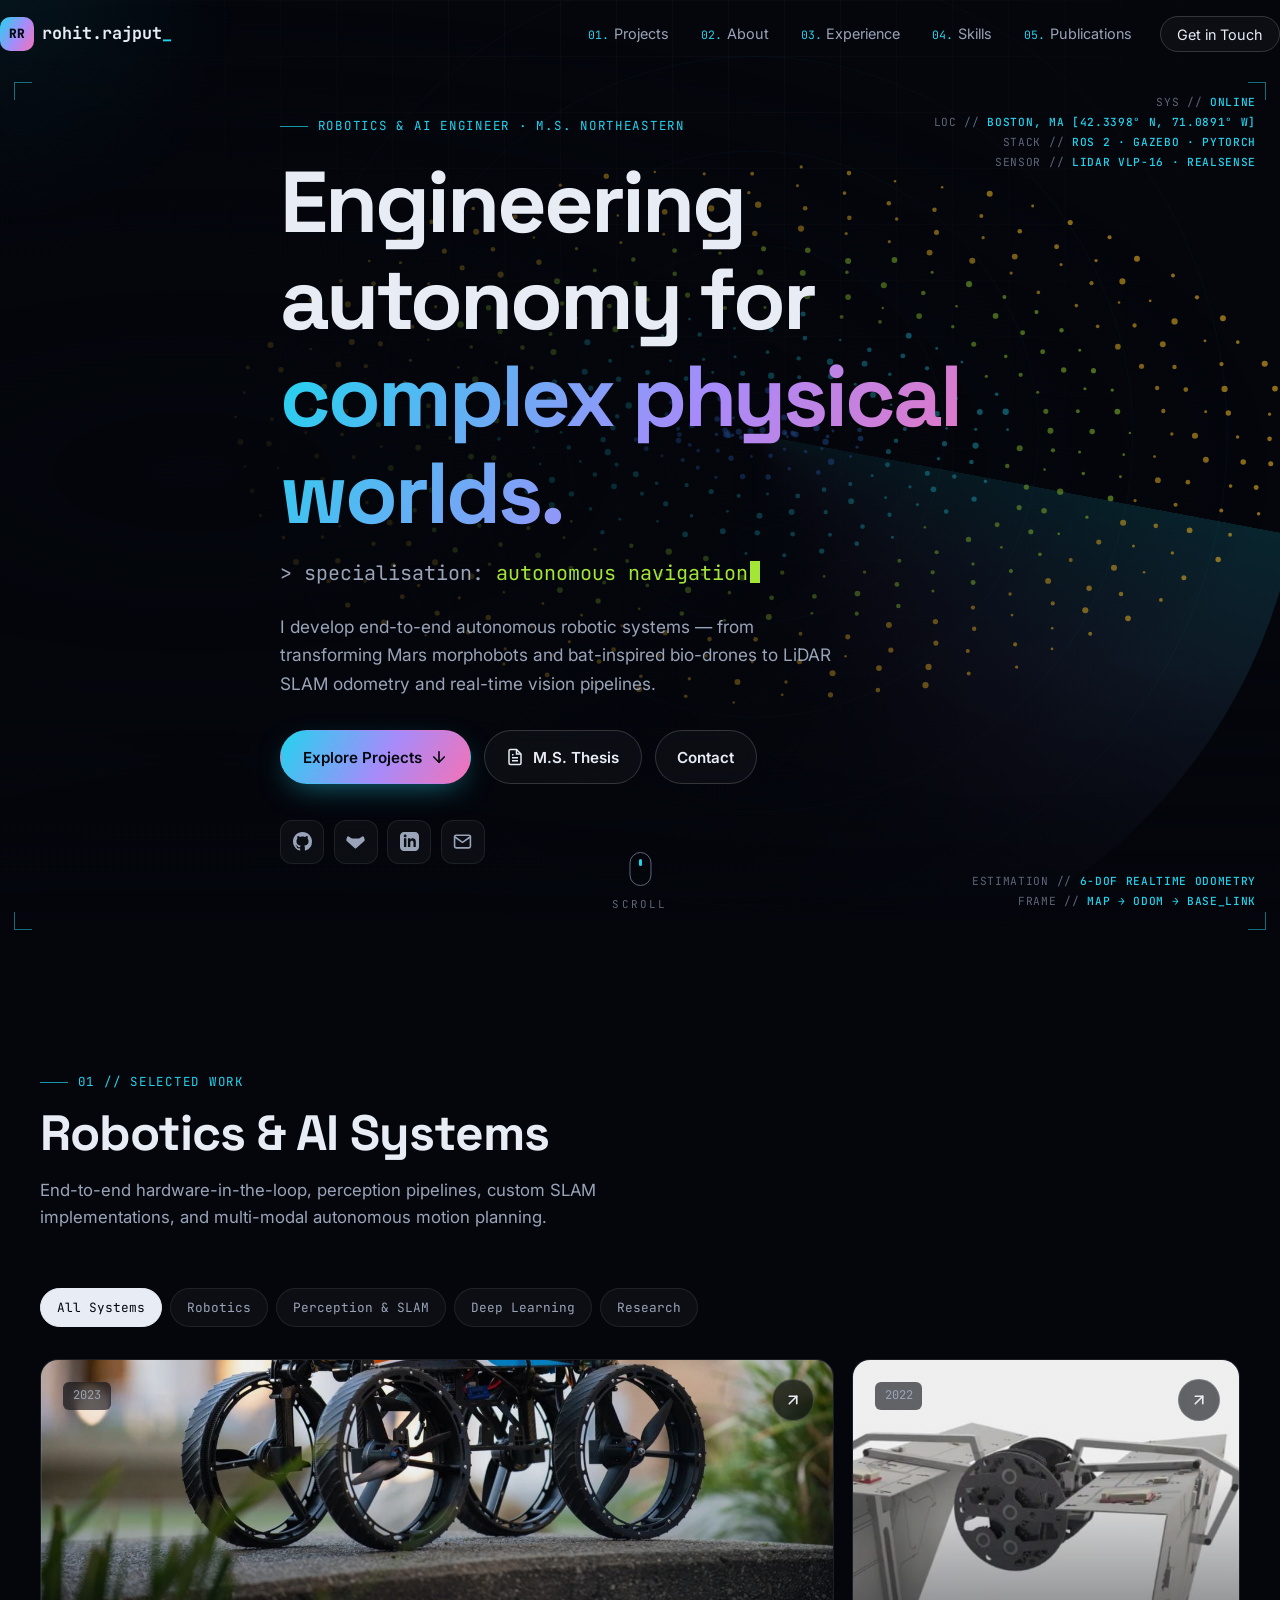
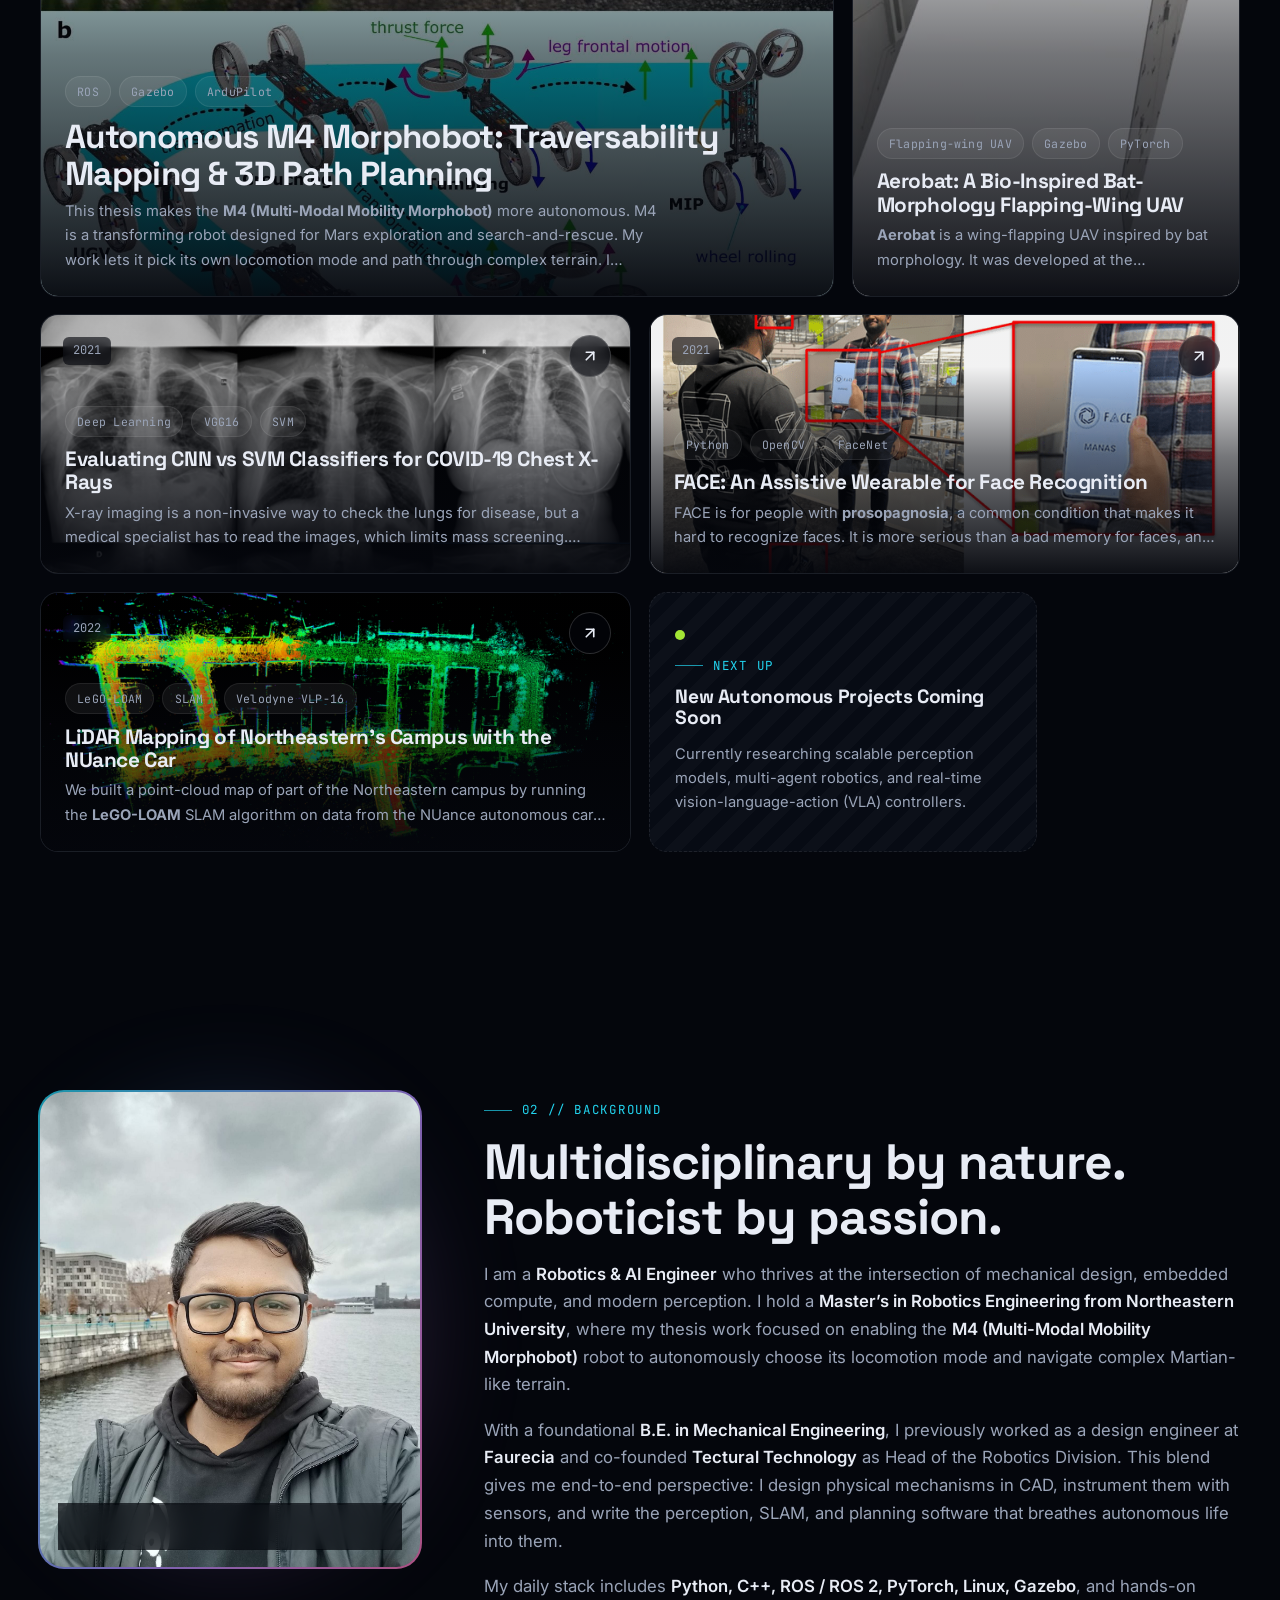
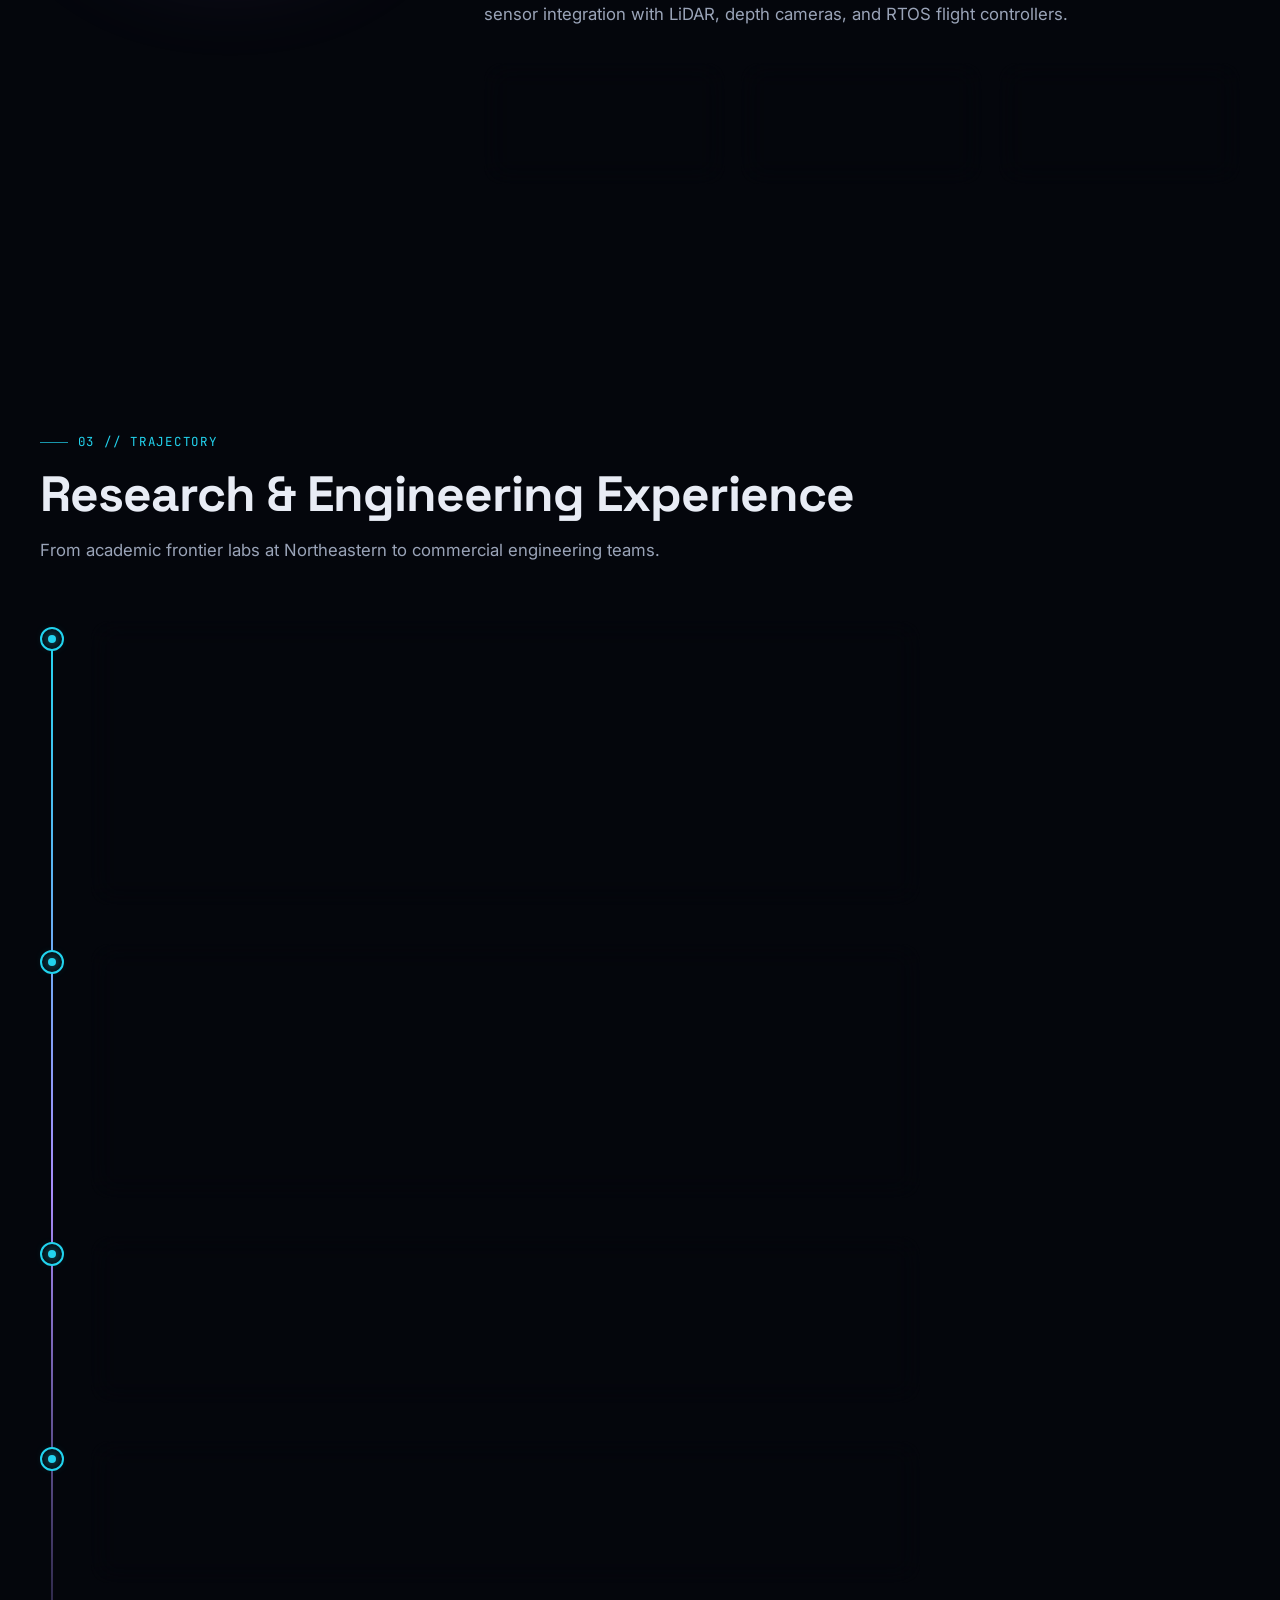
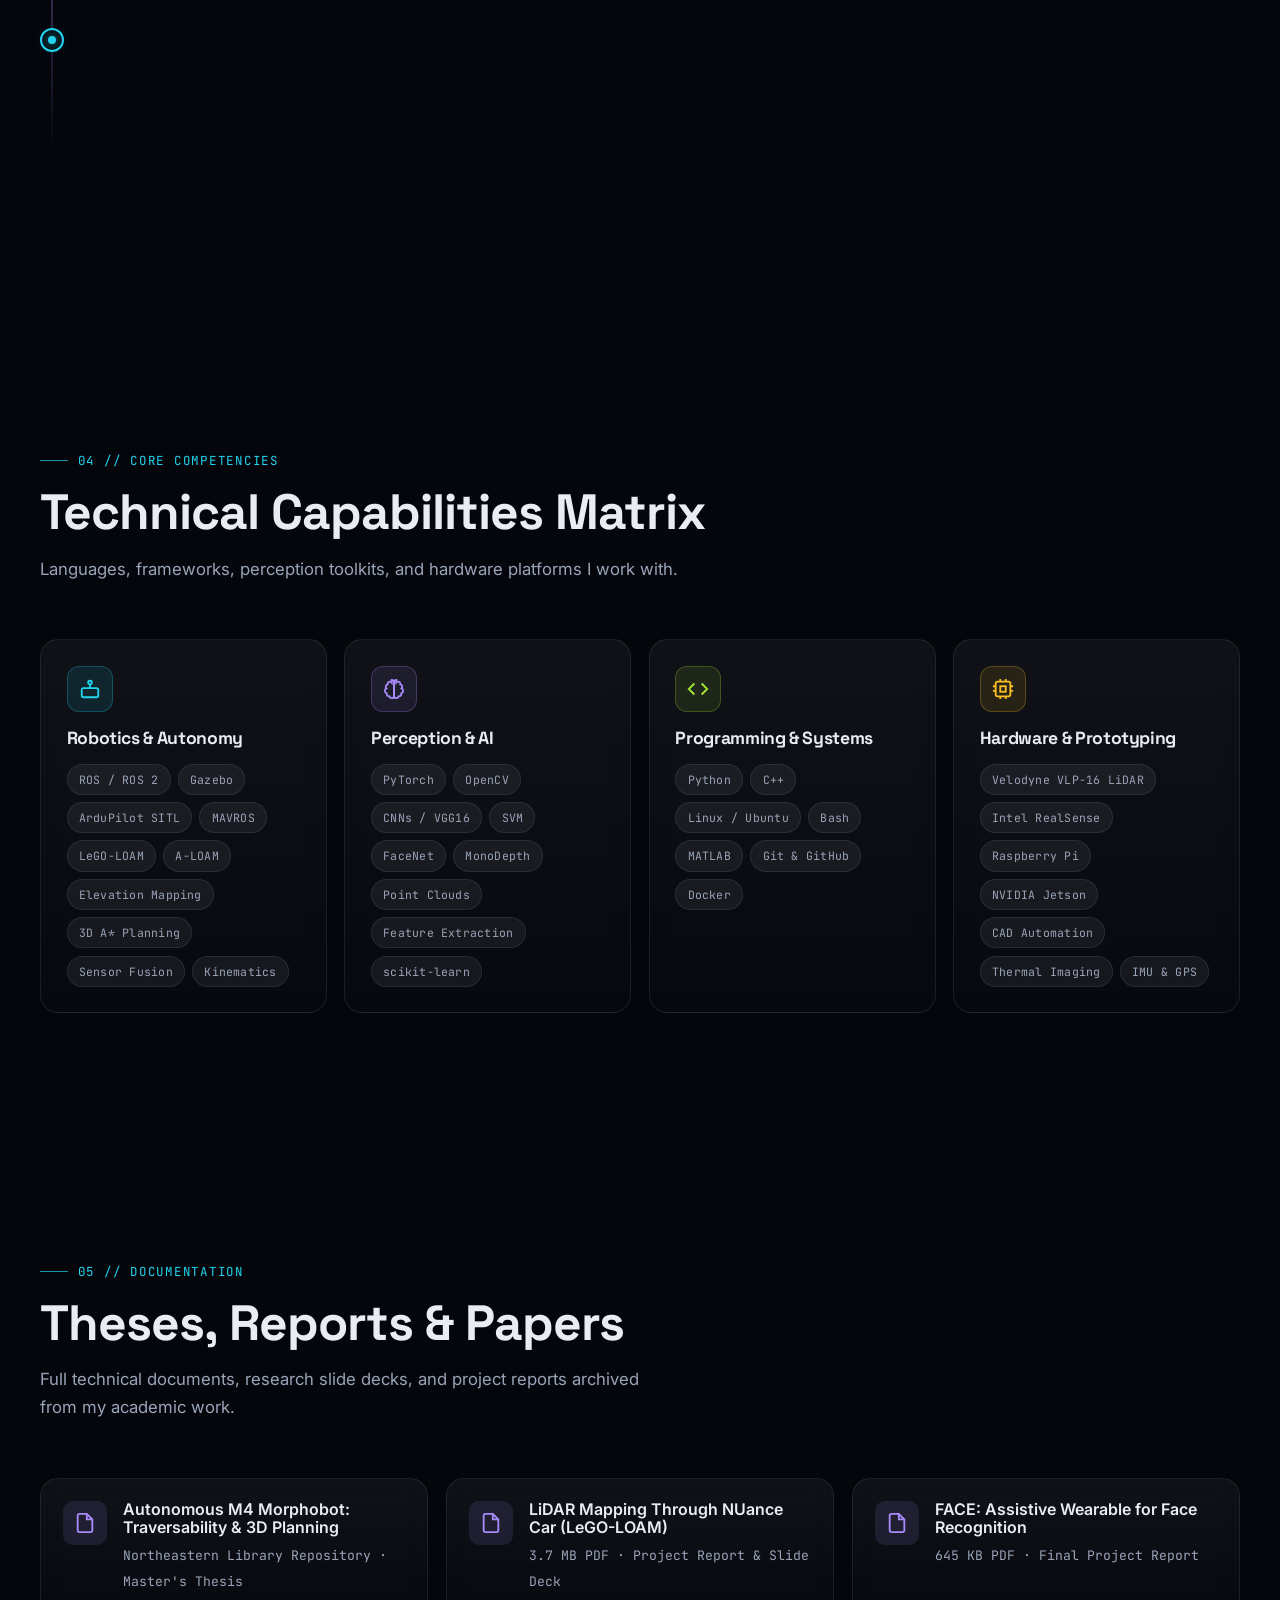
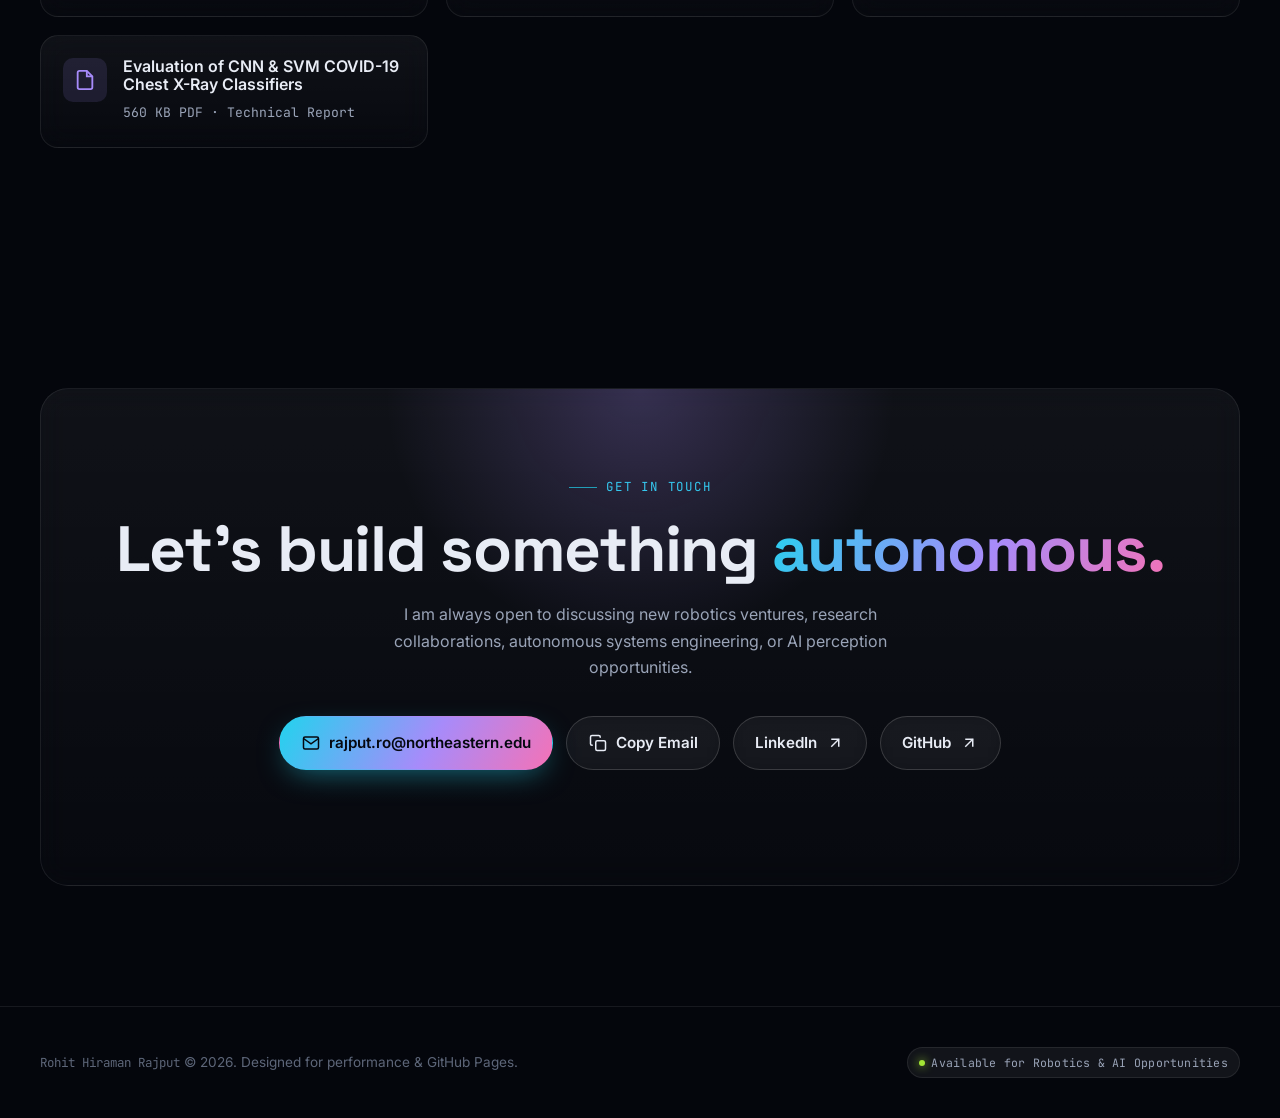
<file: index.html>
<!DOCTYPE html>
<html lang="en">
<head>
  <meta charset="UTF-8">
  <meta name="viewport" content="width=device-width, initial-scale=1.0">
  <title>Rohit Hiraman Rajput — Robotics & AI Engineer</title>
  <meta name="description" content="Portfolio of Rohit Hiraman Rajput — Robotics & AI Engineer specializing in autonomous multi-modal locomotion, perception, LiDAR SLAM, and computer vision. M.S. Robotics from Northeastern University.">
  <meta name="keywords" content="Rohit Rajput, Robotics Engineer, AI Engineer, M4 Morphobot, Autonomous Systems, SLAM, LiDAR, ROS, ROS2, PyTorch, Northeastern University">
  <meta name="author" content="Rohit Hiraman Rajput">

  <!-- OpenGraph / Social preview -->
  <meta property="og:type" content="website">
  <meta property="og:title" content="Rohit Hiraman Rajput — Robotics & AI Engineer">
  <meta property="og:description" content="Autonomous navigation, multi-modal robotics, LiDAR SLAM, and computer vision systems.">
  <meta property="og:image" content="assets/projects/m4/m4-hero.jpg">

  <!-- Favicon icon -->
  <link rel="icon" type="image/svg+xml" href="data:image/svg+xml,<svg xmlns='http://www.w3.org/2000/svg' viewBox='0 0 100 100'><rect width='100' height='100' rx='24' fill='%23050810'/><path d='M30 70V30h20a15 15 0 0 1 0 30H30l24 20' stroke='%2322d3ee' stroke-width='10' fill='none' stroke-linecap='round' stroke-linejoin='round'/></svg>">

  <!-- Modern typography -->
  <link rel="preconnect" href="https://fonts.googleapis.com">
  <link rel="preconnect" href="https://fonts.gstatic.com" crossorigin>
  <link href="https://fonts.googleapis.com/css2?family=Inter:wght@400;500;600;700&family=JetBrains+Mono:wght@400;500;600&family=Space+Grotesk:wght@500;600;700&display=swap" rel="stylesheet">

  <link rel="stylesheet" href="css/style.css">
</head>
<body>
  <!-- Ambient cursor follower -->
  <div class="cursor-glow" aria-hidden="true"></div>

  <!-- Navigation -->
  <header class="nav" id="navbar">
    <div class="container nav-inner">
      <a href="index.html" class="logo" aria-label="Rohit Rajput Home">
        <span class="logo-mark">RR</span>
        <span>rohit.rajput<span class="blink">_</span></span>
      </a>

      <nav>
        <ul class="nav-links">
          <li><a href="#projects"><span class="num">01.</span>Projects</a></li>
          <li><a href="#about"><span class="num">02.</span>About</a></li>
          <li><a href="#experience"><span class="num">03.</span>Experience</a></li>
          <li><a href="#skills"><span class="num">04.</span>Skills</a></li>
          <li><a href="#docs"><span class="num">05.</span>Publications</a></li>
          <li><a href="#contact" class="nav-cta btn-ghost">Get in Touch</a></li>
        </ul>
      </nav>

      <button class="menu-btn" aria-label="Toggle menu" id="menu-btn">
        <span></span><span></span><span></span>
      </button>
    </div>
  </header>

  <!-- Hero Section -->
  <section class="hero" id="home">
    <canvas id="lidar-canvas" aria-hidden="true"></canvas>

    <!-- Robotics HUD Overlay -->
    <div class="hud hud-tr" aria-hidden="true">
      <div>SYS // <b>ONLINE</b></div>
      <div>LOC // <b>BOSTON, MA [42.3398° N, 71.0891° W]</b></div>
      <div>STACK // <b>ROS 2 · GAZEBO · PYTORCH</b></div>
      <div>SENSOR // <b>LIDAR VLP-16 · REALSENSE</b></div>
    </div>
    <div class="hud hud-br" aria-hidden="true">
      <div>ESTIMATION // <b>6-DOF REALTIME ODOMETRY</b></div>
      <div>FRAME // <b>MAP → ODOM → BASE_LINK</b></div>
    </div>
    <div class="hud-corner tl" aria-hidden="true"></div>
    <div class="hud-corner tr" aria-hidden="true"></div>
    <div class="hud-corner bl" aria-hidden="true"></div>
    <div class="hud-corner br" aria-hidden="true"></div>

    <div class="container hero-content">
      <span class="eyebrow reveal">Robotics & AI Engineer · M.S. Northeastern</span>
      <h1 class="reveal reveal-d1">
        Engineering autonomy for
        <span class="grad-text line">complex physical worlds.</span>
      </h1>
      <p class="hero-role reveal reveal-d2">
        &gt; specialisation: <span class="typed"></span><span class="caret"></span>
      </p>
      <p class="hero-desc reveal reveal-d3">
        I develop end-to-end autonomous robotic systems — from transforming Mars morphobots and bat-inspired bio-drones to LiDAR SLAM odometry and real-time vision pipelines.
      </p>

      <div class="hero-actions reveal reveal-d3">
        <a href="#projects" class="btn btn-primary">
          <span>Explore Projects</span>
          <svg viewBox="0 0 24 24" fill="none" stroke="currentColor" stroke-width="2.2" stroke-linecap="round" stroke-linejoin="round"><line x1="12" y1="5" x2="12" y2="19"></line><polyline points="19 12 12 19 5 12"></polyline></svg>
        </a>
        <a href="https://repository.library.northeastern.edu/files/neu:4f21z8919" target="_blank" rel="noopener" class="btn btn-ghost">
          <svg viewBox="0 0 24 24" fill="none" stroke="currentColor" stroke-width="2"><path d="M14 2H6a2 2 0 0 0-2 2v16a2 2 0 0 0 2 2h12a2 2 0 0 0 2-2V8z"></path><polyline points="14 2 14 8 20 8"></polyline><line x1="16" y1="13" x2="8" y2="13"></line><line x1="16" y1="17" x2="8" y2="17"></line><polyline points="10 9 9 9 8 9"></polyline></svg>
          <span>M.S. Thesis</span>
        </a>
        <a href="#contact" class="btn btn-ghost">
          <span>Contact</span>
        </a>
      </div>

      <div class="hero-socials reveal reveal-d3">
        <a href="https://github.com/Rohitra078" target="_blank" rel="noopener" class="icon-btn" aria-label="GitHub Profile">
          <svg viewBox="0 0 24 24" fill="currentColor"><path d="M12 0C5.37 0 0 5.37 0 12c0 5.31 3.435 9.795 8.205 11.385.6.105.825-.255.825-.57 0-.285-.015-1.23-.015-2.235-3.015.555-3.795-.735-4.035-1.41-.135-.345-.72-1.41-1.23-1.695-.42-.225-1.02-.78-.015-.795.945-.015 1.62.87 1.845 1.23 1.08 1.815 2.805 1.305 3.495.99.105-.78.42-1.305.765-1.605-2.67-.3-5.46-1.335-5.46-5.925 0-1.305.465-2.385 1.23-3.225-.12-.3-.54-1.53.12-3.18 0 0 1.005-.315 3.3 1.23.96-.27 1.98-.405 3-.405s2.04.135 3 .405c2.295-1.56 3.3-1.23 3.3-1.23.66 1.65.24 2.88.12 3.18.765.84 1.23 1.905 1.23 3.225 0 4.605-2.805 5.625-5.475 5.925.435.375.81 1.095.81 2.22 0 1.605-.015 2.895-.015 3.3 0 .315.225.69.825.57A12.02 12.02 0 0 0 24 12c0-6.63-5.37-12-12-12z"/></svg>
        </a>
        <a href="https://gitlab.com/Rohitra078" target="_blank" rel="noopener" class="icon-btn" aria-label="GitLab Profile">
          <svg viewBox="0 0 24 24" fill="currentColor"><path d="m23.6 9.58-1.01-3.11c-.13-.39-.41-.7-.79-.86-.37-.16-.8-.14-1.15.06l-4.13 2.39H7.48L3.35 5.67c-.35-.2-.78-.22-1.15-.06-.38.16-.66.47-.79.86L.4 9.58c-.2.62-.01 1.3.48 1.73l10.6 9.42c.3.27.74.27 1.04 0l10.6-9.42c.49-.43.68-1.11.48-1.73z"/></svg>
        </a>
        <a href="https://www.linkedin.com/in/rohit-rajput1/" target="_blank" rel="noopener" class="icon-btn" aria-label="LinkedIn Profile">
          <svg viewBox="0 0 24 24" fill="currentColor"><path d="M19 0h-14c-2.761 0-5 2.239-5 5v14c0 2.761 2.239 5 5 5h14c2.762 0 5-2.239 5-5v-14c0-2.761-2.238-5-5-5zm-11 19h-3v-11h3v11zm-1.5-12.268c-.966 0-1.75-.79-1.75-1.764s.784-1.764 1.75-1.764 1.75.79 1.75 1.764-.783 1.764-1.75 1.764zm13.5 12.268h-3v-5.604c0-3.368-4-3.113-4 0v5.604h-3v-11h3v1.765c1.396-2.586 7-2.777 7 2.476v6.759z"/></svg>
        </a>
        <a href="mailto:rajput.ro@northeastern.edu" class="icon-btn" aria-label="Send Email">
          <svg viewBox="0 0 24 24" fill="none" stroke="currentColor" stroke-width="2" stroke-linecap="round" stroke-linejoin="round"><path d="M4 4h16c1.1 0 2 .9 2 2v12c0 1.1-.9 2-2 2H4c-1.1 0-2-.9-2-2V6c0-1.1.9-2 2-2z"></path><polyline points="22,6 12,13 2,6"></polyline></svg>
        </a>
      </div>
    </div>

    <div class="scroll-hint" aria-hidden="true">
      <div class="mouse"></div>
      <span>SCROLL</span>
    </div>
  </section>

  <!-- Featured Projects Section -->
  <section id="projects">
    <div class="container">
      <div class="section-head reveal">
        <span class="eyebrow">01 // Selected Work</span>
        <h2 class="section-title">Robotics & AI Systems</h2>
        <p class="section-lead">
          End-to-end hardware-in-the-loop, perception pipelines, custom SLAM implementations, and multi-modal autonomous motion planning.
        </p>
      </div>

      <!-- Category Filter Pills -->
      <div class="filters reveal reveal-d1" role="tablist">
        <button class="filter-btn active" data-filter="all" role="tab">All Systems</button>
        <button class="filter-btn" data-filter="robotics" role="tab">Robotics</button>
        <button class="filter-btn" data-filter="perception" role="tab">Perception & SLAM</button>
        <button class="filter-btn" data-filter="ai" role="tab">Deep Learning</button>
        <button class="filter-btn" data-filter="research" role="tab">Research</button>
      </div>

      <!-- Bento Grid (Populated dynamically from js/data.js) -->
      <div class="bento" id="bento-grid">
        <!-- Rendered via JS -->
      </div>
    </div>
  </section>

  <!-- About Me Section -->
  <section id="about">
    <div class="container">
      <div class="about-grid">
        <div class="portrait reveal">
          <img src="assets/img/profile.jpg" alt="Rohit Hiraman Rajput" loading="lazy">
          <div class="portrait-tag">
            <span class="chip-dot">Boston, MA</span>
            <span class="mono">NEU Robotics Alumni</span>
          </div>
        </div>

        <div class="about-text reveal reveal-d1">
          <span class="eyebrow">02 // Background</span>
          <h2 class="section-title">Multidisciplinary by nature. Roboticist by passion.</h2>
          <p>
            I am a <strong>Robotics & AI Engineer</strong> who thrives at the intersection of mechanical design, embedded compute, and modern perception. I hold a <strong>Master’s in Robotics Engineering from Northeastern University</strong>, where my thesis work focused on enabling the <strong>M4 (Multi-Modal Mobility Morphobot)</strong> robot to autonomously choose its locomotion mode and navigate complex Martian-like terrain.
          </p>
          <p>
            With a foundational <strong>B.E. in Mechanical Engineering</strong>, I previously worked as a design engineer at <strong>Faurecia</strong> and co-founded <strong>Tectural Technology</strong> as Head of the Robotics Division. This blend gives me end-to-end perspective: I design physical mechanisms in CAD, instrument them with sensors, and write the perception, SLAM, and planning software that breathes autonomous life into them.
          </p>
          <p>
            My daily stack includes <strong>Python, C++, ROS / ROS 2, PyTorch, Linux, Gazebo</strong>, and hands-on sensor integration with LiDAR, depth cameras, and RTOS flight controllers.
          </p>

          <div class="stats">
            <div class="stat glass">
              <div class="stat-num grad-text">MS</div>
              <div class="stat-label">Robotics, Northeastern</div>
            </div>
            <div class="stat glass">
              <div class="stat-num grad-text">5+</div>
              <div class="stat-label">Robotics & AI Systems</div>
            </div>
            <div class="stat glass">
              <div class="stat-num grad-text">3</div>
              <div class="stat-label">Labs & Industry Roles</div>
            </div>
          </div>
        </div>
      </div>
    </div>
  </section>

  <!-- Research & Career Trajectory Timeline -->
  <section id="experience">
    <div class="container">
      <div class="section-head reveal">
        <span class="eyebrow">03 // Trajectory</span>
        <h2 class="section-title">Research & Engineering Experience</h2>
        <p class="section-lead">
          From academic frontier labs at Northeastern to commercial engineering teams.
        </p>
      </div>

      <div class="timeline reveal reveal-d1">
        <div class="tl-item">
          <div class="tl-dot"></div>
          <div class="tl-card glass">
            <div class="tl-top">
              <h3>Graduate Researcher — M.S. Thesis</h3>
              <span class="tl-date">2022 — 2023</span>
            </div>
            <div class="tl-org">SiliconSynapse Lab & Field Robotics Lab · Northeastern University</div>
            <ul>
              <li>Researched and built the autonomy stack for the M4 Multi-Modal Mobility Morphobot for Mars and search-and-rescue missions.</li>
              <li>Engineered 2.5D elevation and CNN traversability costmaps from a single RealSense depth sensor.</li>
              <li>Developed a 3D multi-modal path planner optimizing energy trade-offs between rolling and aerial flight (~92% energy savings vs drone-only flight in crater scenarios).</li>
              <li>Advised by Prof. Dr. Alireza Ramezani and Prof. Dr. Hanumant Singh.</li>
            </ul>
          </div>
        </div>

        <div class="tl-item">
          <div class="tl-dot"></div>
          <div class="tl-card glass">
            <div class="tl-top">
              <h3>Robotics Research Assistant — Aerobat WUAV</h3>
              <span class="tl-date">2021 — 2022</span>
            </div>
            <div class="tl-org">SiliconSynapse Lab · Northeastern University</div>
            <ul>
              <li>Developed prototype and flight control systems for the 70 g bat-inspired flapping-wing unmanned aerial vehicle.</li>
              <li>Engineered an RGB-D obstacle avoidance and depth-estimation pipeline in PyTorch based on MonoDepth with low latency.</li>
              <li>Engineered sensor and camera calibration routines that reduced launcher testing time by 10%.</li>
            </ul>
          </div>
        </div>

        <div class="tl-item">
          <div class="tl-dot"></div>
          <div class="tl-card glass">
            <div class="tl-top">
              <h3>M.S. in Robotics Engineering</h3>
              <span class="tl-date">2021 — 2023</span>
            </div>
            <div class="tl-org">Northeastern University · Boston, MA</div>
            <ul>
              <li>Deep coursework and research: Autonomous Mobile Robotics, Computer Vision, SLAM, Machine Learning, Robot Dynamics and Control.</li>
            </ul>
          </div>
        </div>

        <div class="tl-item">
          <div class="tl-dot"></div>
          <div class="tl-card glass">
            <div class="tl-top">
              <h3>Co-Founder & Head of Robotics Division</h3>
              <span class="tl-date">Before 2021</span>
            </div>
            <div class="tl-org">Tectural Technology</div>
            <ul>
              <li>Led mechanical, electrical, and firmware design of custom robotic platforms from zero to prototype.</li>
            </ul>
          </div>
        </div>

        <div class="tl-item">
          <div class="tl-dot"></div>
          <div class="tl-card glass">
            <div class="tl-top">
              <h3>Design Engineer</h3>
              <span class="tl-date">Before 2021</span>
            </div>
            <div class="tl-org">Faurecia</div>
            <ul>
              <li>Automotive mechanical design, CAD modeling, tolerance analysis, and manufacturing automation.</li>
            </ul>
          </div>
        </div>
      </div>
    </div>
  </section>

  <!-- Hard Skills & Capabilities Matrix -->
  <section id="skills">
    <div class="container">
      <div class="section-head reveal">
        <span class="eyebrow">04 // Core Competencies</span>
        <h2 class="section-title">Technical Capabilities Matrix</h2>
        <p class="section-lead">
          Languages, frameworks, perception toolkits, and hardware platforms I work with.
        </p>
      </div>

      <div class="skills-grid reveal reveal-d1">
        <div class="skill-card glass">
          <div class="skill-icon">
            <svg viewBox="0 0 24 24" fill="none" stroke="currentColor" stroke-width="2"><rect x="3" y="11" width="18" height="10" rx="2"></rect><circle cx="12" cy="5" r="2"></circle><path d="M12 7v4"></path><line x1="8" y1="16" x2="8" y2="16"></line><line x1="16" y1="16" x2="16" y2="16"></line></svg>
          </div>
          <h3>Robotics & Autonomy</h3>
          <div class="chips">
            <span class="chip">ROS / ROS 2</span>
            <span class="chip">Gazebo</span>
            <span class="chip">ArduPilot SITL</span>
            <span class="chip">MAVROS</span>
            <span class="chip">LeGO-LOAM</span>
            <span class="chip">A-LOAM</span>
            <span class="chip">Elevation Mapping</span>
            <span class="chip">3D A* Planning</span>
            <span class="chip">Sensor Fusion</span>
            <span class="chip">Kinematics</span>
          </div>
        </div>

        <div class="skill-card glass">
          <div class="skill-icon" style="color: var(--violet); background: rgba(167,139,250,.1); border-color: rgba(167,139,250,.25)">
            <svg viewBox="0 0 24 24" fill="none" stroke="currentColor" stroke-width="2"><path d="M9.5 2A2.5 2.5 0 0 1 12 4.5v15a2.5 2.5 0 0 1-4.96.44 2.5 2.5 0 0 1-2.96-3.08 3 3 0 0 1-.34-5.58 2.5 2.5 0 0 1 1.32-4.24 2.5 2.5 0 0 1 4.44-2.04z"></path><path d="M14.5 2A2.5 2.5 0 0 0 12 4.5v15a2.5 2.5 0 0 0 4.96.44 2.5 2.5 0 0 0 2.96-3.08 3 3 0 0 0 .34-5.58 2.5 2.5 0 0 0-1.32-4.24 2.5 2.5 0 0 0-4.44-2.04z"></path></svg>
          </div>
          <h3>Perception & AI</h3>
          <div class="chips">
            <span class="chip">PyTorch</span>
            <span class="chip">OpenCV</span>
            <span class="chip">CNNs / VGG16</span>
            <span class="chip">SVM</span>
            <span class="chip">FaceNet</span>
            <span class="chip">MonoDepth</span>
            <span class="chip">Point Clouds</span>
            <span class="chip">Feature Extraction</span>
            <span class="chip">scikit-learn</span>
          </div>
        </div>

        <div class="skill-card glass">
          <div class="skill-icon" style="color: var(--lime); background: rgba(163,230,53,.1); border-color: rgba(163,230,53,.25)">
            <svg viewBox="0 0 24 24" fill="none" stroke="currentColor" stroke-width="2"><polyline points="16 18 22 12 16 6"></polyline><polyline points="8 6 2 12 8 18"></polyline></svg>
          </div>
          <h3>Programming & Systems</h3>
          <div class="chips">
            <span class="chip">Python</span>
            <span class="chip">C++</span>
            <span class="chip">Linux / Ubuntu</span>
            <span class="chip">Bash</span>
            <span class="chip">MATLAB</span>
            <span class="chip">Git & GitHub</span>
            <span class="chip">Docker</span>
          </div>
        </div>

        <div class="skill-card glass">
          <div class="skill-icon" style="color: var(--amber); background: rgba(251,191,36,.1); border-color: rgba(251,191,36,.25)">
            <svg viewBox="0 0 24 24" fill="none" stroke="currentColor" stroke-width="2"><rect x="4" y="4" width="16" height="16" rx="2"></rect><rect x="9" y="9" width="6" height="6"></rect><line x1="9" y1="1" x2="9" y2="4"></line><line x1="15" y1="1" x2="15" y2="4"></line><line x1="9" y1="20" x2="9" y2="23"></line><line x1="15" y1="20" x2="15" y2="23"></line><line x1="20" y1="9" x2="23" y2="9"></line><line x1="20" y1="14" x2="23" y2="14"></line><line x1="1" y1="9" x2="4" y2="9"></line><line x1="1" y1="14" x2="4" y2="14"></line></svg>
          </div>
          <h3>Hardware & Prototyping</h3>
          <div class="chips">
            <span class="chip">Velodyne VLP-16 LiDAR</span>
            <span class="chip">Intel RealSense</span>
            <span class="chip">Raspberry Pi</span>
            <span class="chip">NVIDIA Jetson</span>
            <span class="chip">CAD Automation</span>
            <span class="chip">Thermal Imaging</span>
            <span class="chip">IMU & GPS</span>
          </div>
        </div>
      </div>
    </div>
  </section>

  <!-- Publications & Artifacts Section -->
  <section id="docs">
    <div class="container">
      <div class="section-head reveal">
        <span class="eyebrow">05 // Documentation</span>
        <h2 class="section-title">Theses, Reports & Papers</h2>
        <p class="section-lead">
          Full technical documents, research slide decks, and project reports archived from my academic work.
        </p>
      </div>

      <div class="docs reveal reveal-d1">
        <a href="https://repository.library.northeastern.edu/files/neu:4f21z8919" target="_blank" rel="noopener" class="doc glass">
          <div class="doc-icon">
            <svg viewBox="0 0 24 24" fill="none" stroke="currentColor" stroke-width="2"><path d="M14 2H6a2 2 0 0 0-2 2v16a2 2 0 0 0 2 2h12a2 2 0 0 0 2-2V8z"></path><polyline points="14 2 14 8 20 8"></polyline></svg>
          </div>
          <div>
            <h4>Autonomous M4 Morphobot: Traversability & 3D Planning</h4>
            <span>Northeastern Library Repository · Master's Thesis</span>
          </div>
        </a>

        <a href="assets/docs/lidar-mapping-nuance.pdf" target="_blank" rel="noopener" class="doc glass">
          <div class="doc-icon">
            <svg viewBox="0 0 24 24" fill="none" stroke="currentColor" stroke-width="2"><path d="M14 2H6a2 2 0 0 0-2 2v16a2 2 0 0 0 2 2h12a2 2 0 0 0 2-2V8z"></path><polyline points="14 2 14 8 20 8"></polyline></svg>
          </div>
          <div>
            <h4>LiDAR Mapping Through NUance Car (LeGO-LOAM)</h4>
            <span>3.7 MB PDF · Project Report & Slide Deck</span>
          </div>
        </a>

        <a href="assets/docs/face-report.pdf" target="_blank" rel="noopener" class="doc glass">
          <div class="doc-icon">
            <svg viewBox="0 0 24 24" fill="none" stroke="currentColor" stroke-width="2"><path d="M14 2H6a2 2 0 0 0-2 2v16a2 2 0 0 0 2 2h12a2 2 0 0 0 2-2V8z"></path><polyline points="14 2 14 8 20 8"></polyline></svg>
          </div>
          <div>
            <h4>FACE: Assistive Wearable for Face Recognition</h4>
            <span>645 KB PDF · Final Project Report</span>
          </div>
        </a>

        <a href="assets/docs/covid-xray-classifier.pdf" target="_blank" rel="noopener" class="doc glass">
          <div class="doc-icon">
            <svg viewBox="0 0 24 24" fill="none" stroke="currentColor" stroke-width="2"><path d="M14 2H6a2 2 0 0 0-2 2v16a2 2 0 0 0 2 2h12a2 2 0 0 0 2-2V8z"></path><polyline points="14 2 14 8 20 8"></polyline></svg>
          </div>
          <div>
            <h4>Evaluation of CNN & SVM COVID-19 Chest X-Ray Classifiers</h4>
            <span>560 KB PDF · Technical Report</span>
          </div>
        </a>
      </div>
    </div>
  </section>

  <!-- Contact CTA Section -->
  <section id="contact">
    <div class="container">
      <div class="contact-card glass reveal">
        <span class="eyebrow" style="justify-content: center">Get in Touch</span>
        <h2>Let's build something <span class="grad-text">autonomous.</span></h2>
        <p>
          I am always open to discussing new robotics ventures, research collaborations, autonomous systems engineering, or AI perception opportunities.
        </p>

        <div class="contact-actions">
          <a href="mailto:rajput.ro@northeastern.edu" class="btn btn-primary">
            <svg viewBox="0 0 24 24" fill="none" stroke="currentColor" stroke-width="2"><path d="M4 4h16c1.1 0 2 .9 2 2v12c0 1.1-.9 2-2 2H4c-1.1 0-2-.9-2-2V6c0-1.1.9-2 2-2z"></path><polyline points="22,6 12,13 2,6"></polyline></svg>
            <span>rajput.ro@northeastern.edu</span>
          </a>
          <button type="button" class="btn btn-ghost" id="copy-email-btn">
            <svg viewBox="0 0 24 24" fill="none" stroke="currentColor" stroke-width="2"><rect x="9" y="9" width="13" height="13" rx="2" ry="2"></rect><path d="M5 15H4a2 2 0 0 1-2-2V4a2 2 0 0 1 2-2h9a2 2 0 0 1 2 2v1"></path></svg>
            <span>Copy Email</span>
          </button>
          <a href="https://www.linkedin.com/in/rohit-rajput1/" target="_blank" rel="noopener" class="btn btn-ghost">
            <span>LinkedIn</span>
            <svg viewBox="0 0 24 24" fill="none" stroke="currentColor" stroke-width="2"><line x1="7" y1="17" x2="17" y2="7"></line><polyline points="7 7 17 7 17 17"></polyline></svg>
          </a>
          <a href="https://github.com/Rohitra078" target="_blank" rel="noopener" class="btn btn-ghost">
            <span>GitHub</span>
            <svg viewBox="0 0 24 24" fill="none" stroke="currentColor" stroke-width="2"><line x1="7" y1="17" x2="17" y2="7"></line><polyline points="7 7 17 7 17 17"></polyline></svg>
          </a>
        </div>
        <div class="copy-toast" id="copy-toast" role="status"></div>
      </div>
    </div>
  </section>

  <!-- Footer -->
  <footer>
    <div class="container footer-inner">
      <div>
        <span class="mono">Rohit Hiraman Rajput</span> &copy; 2026. Designed for performance & GitHub Pages.
      </div>
      <div class="chip chip-dot">
        <span>Available for Robotics & AI Opportunities</span>
      </div>
    </div>
  </footer>

  <!-- Scripts -->
  <script src="js/data.js"></script>
  <script src="js/main.js"></script>
</body>
</html>
</file>
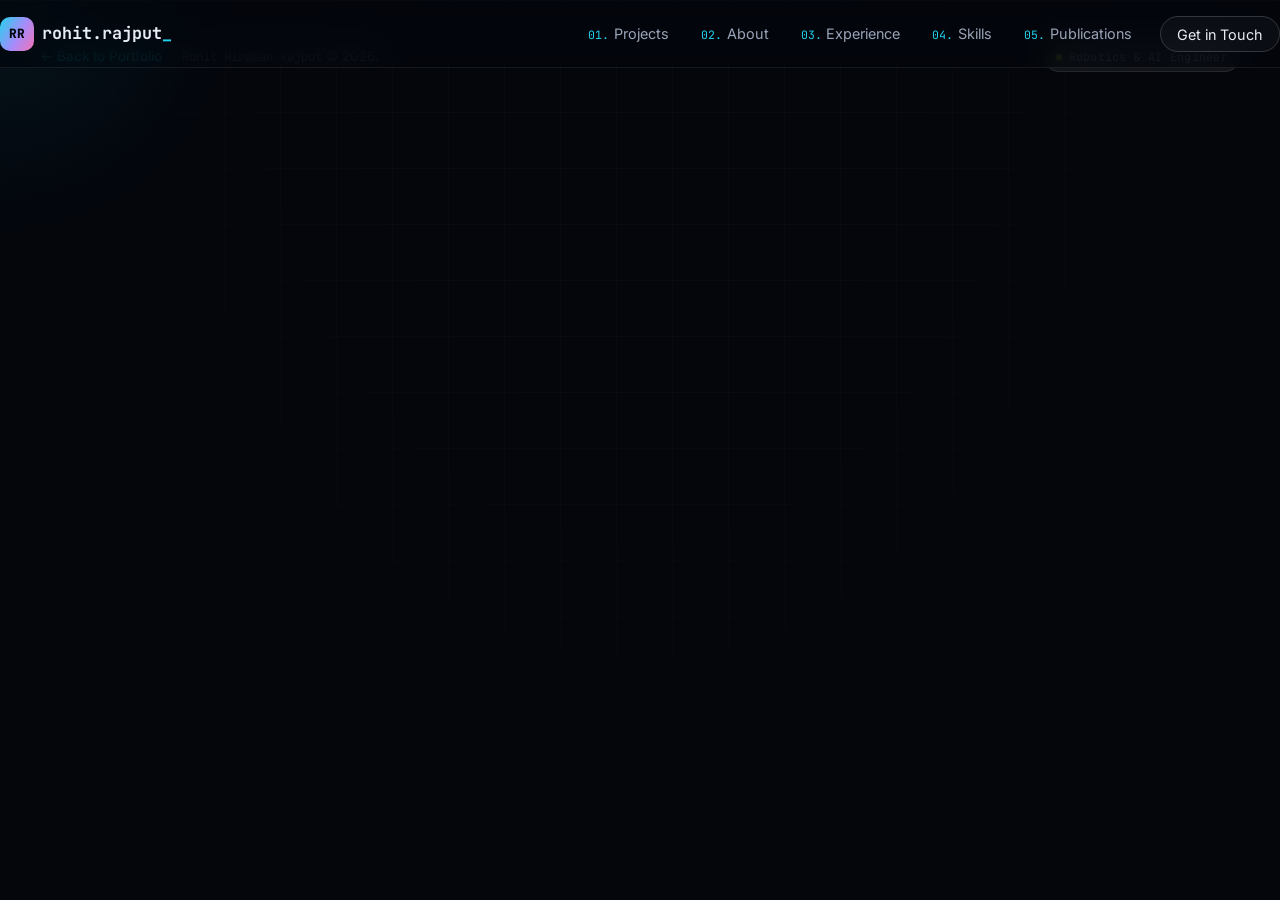
<file: project.html>
<!DOCTYPE html>
<html lang="en">
<head>
  <meta charset="UTF-8">
  <meta name="viewport" content="width=device-width, initial-scale=1.0">
  <title>Project Details — Rohit Hiraman Rajput</title>
  <meta name="description" content="Technical documentation and research project breakdown by Rohit Hiraman Rajput.">

  <!-- Favicon icon -->
  <link rel="icon" type="image/svg+xml" href="data:image/svg+xml,<svg xmlns='http://www.w3.org/2000/svg' viewBox='0 0 100 100'><rect width='100' height='100' rx='24' fill='%23050810'/><path d='M30 70V30h20a15 15 0 0 1 0 30H30l24 20' stroke='%2322d3ee' stroke-width='10' fill='none' stroke-linecap='round' stroke-linejoin='round'/></svg>">

  <!-- Typography -->
  <link rel="preconnect" href="https://fonts.googleapis.com">
  <link rel="preconnect" href="https://fonts.gstatic.com" crossorigin>
  <link href="https://fonts.googleapis.com/css2?family=Inter:wght@400;500;600;700&family=JetBrains+Mono:wght@400;500;600&family=Space+Grotesk:wght@500;600;700&display=swap" rel="stylesheet">

  <link rel="stylesheet" href="css/style.css">
</head>
<body>
  <!-- Ambient cursor follower -->
  <div class="cursor-glow" aria-hidden="true"></div>

  <!-- Navigation -->
  <header class="nav scrolled">
    <div class="container nav-inner">
      <a href="index.html" class="logo">
        <span class="logo-mark">RR</span>
        <span>rohit.rajput<span class="blink">_</span></span>
      </a>

      <nav>
        <ul class="nav-links">
          <li><a href="index.html#projects"><span class="num">01.</span>Projects</a></li>
          <li><a href="index.html#about"><span class="num">02.</span>About</a></li>
          <li><a href="index.html#experience"><span class="num">03.</span>Experience</a></li>
          <li><a href="index.html#skills"><span class="num">04.</span>Skills</a></li>
          <li><a href="index.html#docs"><span class="num">05.</span>Publications</a></li>
          <li><a href="index.html#contact" class="nav-cta btn-ghost">Get in Touch</a></li>
        </ul>
      </nav>

      <button class="menu-btn" aria-label="Toggle menu" id="menu-btn">
        <span></span><span></span><span></span>
      </button>
    </div>
  </header>

  <!-- Project Dynamic Container -->
  <main id="project-app">
    <!-- Populated by script -->
  </main>

  <!-- Footer -->
  <footer>
    <div class="container footer-inner">
      <div>
        <a href="index.html" style="color: var(--cyan)">&larr; Back to Portfolio</a> &nbsp;·&nbsp;
        <span class="mono">Rohit Hiraman Rajput</span> &copy; 2026.
      </div>
      <div class="chip chip-dot">
        <span>Robotics & AI Engineer</span>
      </div>
    </div>
  </footer>

  <!-- Lightbox zoom container -->
  <div class="lightbox" id="lightbox" aria-hidden="true">
    <img>
  </div>

  <script src="js/data.js"></script>
  <script>
    (function () {
      const app = document.getElementById("project-app");
      const urlParams = new URLSearchParams(window.location.search);
      let slug = urlParams.get("id");

      if (!slug && typeof PROJECTS !== "undefined" && PROJECTS.length) {
        slug = PROJECTS[0].slug;
      }

      const pIdx = PROJECTS.findIndex(p => p.slug === slug);
      const project = pIdx >= 0 ? PROJECTS[pIdx] : PROJECTS[0];

      if (!project) {
        app.innerHTML = `<div class="container" style="padding: 140px 0; text-align: center;"><h2>Project not found</h2><p><a href="index.html">Return to Home</a></p></div>`;
        return;
      }

      // Update page title
      document.title = `${project.title} — Rohit Hiraman Rajput`;

      // Build Table of Contents & Prose from project.body
      let tocHtml = "";
      let proseHtml = "";
      let sectionCount = 0;

      (project.body || []).forEach(block => {
        if (block.type === "h") {
          sectionCount++;
          const secId = "sec-" + sectionCount;
          tocHtml += `<a href="#${secId}">${block.text}</a>`;
          proseHtml += `<h2 id="${secId}">${block.text}</h2>`;
        } else if (block.type === "p") {
          proseHtml += `<p>${block.text}</p>`;
        } else if (block.type === "list") {
          const listItems = block.items.map(it => `<li>${it}</li>`).join("");
          proseHtml += `<ul>${listItems}</ul>`;
        } else if (block.type === "img") {
          proseHtml += `
            <figure>
              <img src="${block.src}" alt="${block.caption || ''}" class="${block.light ? 'light' : ''}" loading="lazy">
              ${block.caption ? `<figcaption>${block.caption}</figcaption>` : ''}
            </figure>
          `;
        } else if (block.type === "video") {
          proseHtml += `
            <figure>
              <video controls playsinline preload="metadata">
                <source src="${block.src}" type="video/mp4">
              </video>
              ${block.caption ? `<figcaption>${block.caption}</figcaption>` : ''}
            </figure>
          `;
        } else if (block.type === "youtube") {
          proseHtml += `
            <figure>
              <div class="yt" data-id="${block.id}">
                <img src="https://img.youtube.com/vi/${block.id}/maxresdefault.jpg" alt="Video preview" onerror="this.src='https://img.youtube.com/vi/${block.id}/hqdefault.jpg'">
                <div class="yt-play" aria-label="Play video">
                  <svg viewBox="0 0 24 24" fill="currentColor"><polygon points="5 3 19 12 5 21 5 3"></polygon></svg>
                </div>
              </div>
              ${block.caption ? `<figcaption>${block.caption}</figcaption>` : ''}
            </figure>
          `;
        } else if (block.type === "gallery") {
          const galleryItems = block.items.map(it => `
            <figure>
              <img src="${it.src}" alt="${it.caption || ''}" class="${it.light ? 'light' : ''}" loading="lazy">
              ${it.caption ? `<figcaption>${it.caption}</figcaption>` : ''}
            </figure>
          `).join("");
          proseHtml += `<div class="gallery">${galleryItems}</div>`;
        } else if (block.type === "callout") {
          proseHtml += `<div class="callout">${block.text}</div>`;
        } else if (block.type === "metrics") {
          const mHtml = block.items.map(m => `
            <div class="metric glass">
              <b class="grad-text">${m.value}</b>
              <span>${m.label}</span>
            </div>
          `).join("");
          proseHtml += `<div class="metrics">${mHtml}</div>`;
        }
      });

      // Tags
      const tagsHtml = (project.tags || []).map(t => `<span class="chip">${t}</span>`).join("");

      // Action links
      const linksHtml = (project.links || []).map(l => `
        <a href="${l.url}" target="_blank" rel="noopener" class="btn btn-primary">
          <span>${l.label}</span>
          <svg viewBox="0 0 24 24" fill="none" stroke="currentColor" stroke-width="2"><path d="M18 13v6a2 2 0 0 1-2 2H5a2 2 0 0 1-2-2V8a2 2 0 0 1 2-2h6"></path><polyline points="15 3 21 3 21 9"></polyline><line x1="10" y1="14" x2="21" y2="3"></line></svg>
        </a>
      `).join("");

      // Next / Prev projects
      const prevIdx = (pIdx - 1 + PROJECTS.length) % PROJECTS.length;
      const nextIdx = (pIdx + 1) % PROJECTS.length;
      const prevP = PROJECTS[prevIdx];
      const nextP = PROJECTS[nextIdx];

      app.innerHTML = `
        <!-- Project Hero -->
        <div class="p-hero">
          <div class="p-hero-bg" aria-hidden="true">
            <img src="${project.cover}" alt="">
          </div>

          <div class="container">
            <a href="index.html#projects" class="back-link">
              <svg viewBox="0 0 24 24" fill="none" stroke="currentColor" stroke-width="2.2"><line x1="19" y1="12" x2="5" y2="12"></line><polyline points="12 19 5 12 12 5"></polyline></svg>
              <span>Back to all projects</span>
            </a>

            <span class="eyebrow">${(project.category || []).join(" · ").toUpperCase()}</span>
            <h1 class="p-title">${project.title}</h1>
            <p class="p-sub">${project.short}</p>

            <dl class="p-meta">
              <div class="glass">
                <dt>Role</dt>
                <dd>${project.role || 'Lead Engineer'}</dd>
              </div>
              <div class="glass">
                <dt>Organization</dt>
                <dd>${project.org || 'Northeastern University'}</dd>
              </div>
              <div class="glass">
                <dt>Timeline</dt>
                <dd>${project.year}</dd>
              </div>
              <div class="glass">
                <dt>Discipline</dt>
                <dd>${(project.category || []).join(', ')}</dd>
              </div>
            </dl>

            <div class="p-links">
              ${linksHtml}
            </div>

            <div class="p-cover">
              ${project.coverVideo ? `
                <video controls autoplay muted loop playsinline>
                  <source src="${project.coverVideo}" type="video/mp4">
                </video>
              ` : `
                <img src="${project.cover}" alt="${project.title}">
              `}
            </div>
          </div>
        </div>

        <!-- Project Content Body -->
        <div class="container p-layout">
          <aside class="p-toc">
            <h5>On this page</h5>
            <nav id="toc-nav">
              ${tocHtml}
            </nav>

            <div class="p-tags">
              ${tagsHtml}
            </div>
          </aside>

          <article class="prose">
            ${proseHtml}
          </article>
        </div>

        <!-- Next / Previous Project Footer Navigation -->
        <div class="container p-nav">
          <a href="project.html?id=${encodeURIComponent(prevP.slug)}" class="glass prev">
            <small>&larr; Previous Project</small>
            <h4>${prevP.title}</h4>
          </a>
          <a href="project.html?id=${encodeURIComponent(nextP.slug)}" class="glass next">
            <small>Next Project &rarr;</small>
            <h4>${nextP.title}</h4>
          </a>
        </div>
      `;

      // Smooth active scroll spy for Table of Contents
      const tocLinks = document.querySelectorAll("#toc-nav a");
      const headings = document.querySelectorAll(".prose h2");
      window.addEventListener("scroll", () => {
        const top = window.scrollY + 140;
        headings.forEach(h => {
          if (top >= h.offsetTop && top < h.offsetTop + h.offsetHeight + 400) {
            tocLinks.forEach(l => l.classList.remove("active"));
            const activeL = document.querySelector(`#toc-nav a[href="#${h.id}"]`);
            if (activeL) activeL.classList.add("active");
          }
        });
      }, { passive: true });

      // YouTube click to load
      document.addEventListener("click", e => {
        const ytCard = e.target.closest(".yt");
        if (ytCard && !ytCard.querySelector("iframe")) {
          const vidId = ytCard.dataset.id;
          if (vidId) {
            const iframe = document.createElement("iframe");
            iframe.src = `https://www.youtube-nocookie.com/embed/${vidId}?autoplay=1&rel=0`;
            iframe.allow = "accelerometer; autoplay; clipboard-write; encrypted-media; gyroscope; picture-in-picture";
            iframe.allowFullscreen = true;
            ytCard.innerHTML = "";
            ytCard.appendChild(iframe);
          }
        }
      });

      // Mobile Menu Toggle
      const menuBtn = document.getElementById("menu-btn");
      if (menuBtn) {
        menuBtn.addEventListener("click", () => {
          document.body.classList.toggle("menu-open");
        });
      }

      // Lightbox zoom
      const lb = document.getElementById("lightbox");
      const lbImg = lb.querySelector("img");
      document.addEventListener("click", e => {
        if (e.target.matches(".prose figure img, .p-cover img")) {
          lbImg.src = e.target.src;
          lb.classList.add("open");
        } else if (lb.classList.contains("open")) {
          lb.classList.remove("open");
        }
      });
    })();
  </script>
</body>
</html>
</file>
<file: css/style.css>
/* ==========================================================================
   Rohit Hiraman Rajput — Portfolio
   Design system: dark "robotics lab" theme, glass surfaces, LiDAR accents
   ========================================================================== */

:root {
  /* Palette */
  --bg: #04060c;
  --bg-2: #070b14;
  --surface: rgba(255, 255, 255, 0.035);
  --surface-2: rgba(255, 255, 255, 0.06);
  --border: rgba(255, 255, 255, 0.08);
  --border-strong: rgba(255, 255, 255, 0.16);
  --text: #e8ecf5;
  --text-dim: #9aa4b8;
  --text-faint: #5d6679;

  --cyan: #22d3ee;
  --teal: #2dd4bf;
  --violet: #a78bfa;
  --lime: #a3e635;
  --amber: #fbbf24;
  --pink: #f472b6;

  --grad: linear-gradient(120deg, var(--cyan) 0%, var(--violet) 55%, var(--pink) 100%);
  --grad-lidar: linear-gradient(90deg, #3b82f6, #22d3ee, #a3e635, #fbbf24, #f97316);

  /* Type */
  --font-display: "Space Grotesk", system-ui, sans-serif;
  --font-body: "Inter", system-ui, sans-serif;
  --font-mono: "JetBrains Mono", ui-monospace, monospace;

  /* Layout */
  --maxw: 1200px;
  --radius: 18px;
  --radius-sm: 10px;
  --nav-h: 68px;

  --ease: cubic-bezier(0.22, 1, 0.36, 1);
}

*,
*::before,
*::after { box-sizing: border-box; margin: 0; padding: 0; }

html { scroll-behavior: smooth; scroll-padding-top: calc(var(--nav-h) + 16px); }

body {
  font-family: var(--font-body);
  background: var(--bg);
  color: var(--text);
  line-height: 1.65;
  -webkit-font-smoothing: antialiased;
  overflow-x: hidden;
}

img, video { display: block; max-width: 100%; }
a { color: inherit; text-decoration: none; }
button { font: inherit; color: inherit; background: none; border: 0; cursor: pointer; }
::selection { background: rgba(34, 211, 238, 0.3); }

/* Background texture: faint grid + glow blobs */
body::before {
  content: "";
  position: fixed; inset: 0;
  background-image:
    linear-gradient(rgba(255,255,255,0.025) 1px, transparent 1px),
    linear-gradient(90deg, rgba(255,255,255,0.025) 1px, transparent 1px);
  background-size: 56px 56px;
  mask-image: radial-gradient(ellipse at 50% 0%, #000 20%, transparent 75%);
  pointer-events: none; z-index: -1;
}

.cursor-glow {
  position: fixed; width: 520px; height: 520px; border-radius: 50%;
  background: radial-gradient(circle, rgba(34,211,238,0.07), transparent 65%);
  pointer-events: none; z-index: 0; transform: translate(-50%, -50%);
  transition: opacity .3s;
}

.container { width: min(var(--maxw), 100% - 48px); margin-inline: auto; }

/* ---------- Typography helpers ---------- */
.mono { font-family: var(--font-mono); }
.eyebrow {
  font-family: var(--font-mono); font-size: .78rem; letter-spacing: .14em;
  text-transform: uppercase; color: var(--cyan);
  display: inline-flex; align-items: center; gap: .6rem;
}
.eyebrow::before { content: ""; width: 28px; height: 1px; background: currentColor; opacity: .7; }
.grad-text {
  background: var(--grad); -webkit-background-clip: text; background-clip: text; color: transparent;
}
h1, h2, h3, h4 { font-family: var(--font-display); line-height: 1.12; letter-spacing: -0.02em; }
.section-title { font-size: clamp(2rem, 4.2vw, 3.1rem); margin: .8rem 0 1rem; }
.section-lead { color: var(--text-dim); max-width: 640px; font-size: 1.05rem; }

/* ---------- Buttons ---------- */
.btn {
  display: inline-flex; align-items: center; gap: .55rem;
  padding: .85rem 1.35rem; border-radius: 999px; font-weight: 600; font-size: .95rem;
  transition: transform .3s var(--ease), box-shadow .3s var(--ease), background .3s, border-color .3s;
  border: 1px solid var(--border-strong);
}
.btn svg { width: 18px; height: 18px; }
.btn:hover { transform: translateY(-2px); }
.btn-primary {
  background: var(--grad); color: #050810; border-color: transparent;
  box-shadow: 0 10px 30px -10px rgba(34, 211, 238, .55);
}
.btn-primary:hover { box-shadow: 0 16px 40px -10px rgba(167, 139, 250, .7); }
.btn-ghost { background: var(--surface); backdrop-filter: blur(10px); }
.btn-ghost:hover { border-color: var(--cyan); background: rgba(34,211,238,.08); }

/* ---------- Chips / tags ---------- */
.chip {
  display: inline-flex; align-items: center; gap: .4rem;
  font-family: var(--font-mono); font-size: .72rem; letter-spacing: .02em;
  padding: .32rem .7rem; border-radius: 999px;
  background: var(--surface-2); border: 1px solid var(--border); color: var(--text-dim);
  white-space: nowrap;
}
.chip-dot::before { content: ""; width: 6px; height: 6px; border-radius: 50%; background: var(--lime); box-shadow: 0 0 10px var(--lime); }

/* ---------- Glass card ---------- */
.glass {
  background: linear-gradient(180deg, rgba(255,255,255,.05), rgba(255,255,255,.015));
  border: 1px solid var(--border);
  border-radius: var(--radius);
  backdrop-filter: blur(14px);
}

/* ==========================================================================
   NAV
   ========================================================================== */
.nav {
  position: fixed; inset: 0 0 auto 0; height: var(--nav-h); z-index: 50;
  display: flex; align-items: center;
  transition: background .4s, border-color .4s, backdrop-filter .4s;
  border-bottom: 1px solid transparent;
}
.nav.scrolled {
  background: rgba(4, 6, 12, .72); backdrop-filter: blur(16px) saturate(140%);
  border-bottom-color: var(--border);
}
.nav-inner { display: flex; align-items: center; justify-content: space-between; width: 100%; }
.logo { font-family: var(--font-mono); font-weight: 700; font-size: 1.05rem; display: flex; align-items: center; gap: .5rem; }
.logo-mark {
  width: 34px; height: 34px; border-radius: 10px; display: grid; place-items: center;
  background: var(--grad); color: #050810; font-size: .8rem; font-weight: 800;
}
.logo .blink { color: var(--cyan); animation: blink 1.1s steps(1) infinite; }
@keyframes blink { 50% { opacity: 0; } }

.nav-links { display: flex; align-items: center; gap: .3rem; list-style: none; }
.nav-links a {
  font-size: .9rem; color: var(--text-dim); padding: .5rem .85rem; border-radius: 999px;
  transition: color .2s, background .2s;
}
.nav-links a:hover, .nav-links a.active { color: var(--text); background: var(--surface-2); }
.nav-links .num { font-family: var(--font-mono); color: var(--cyan); font-size: .72rem; margin-right: .3rem; }
.nav-cta { margin-left: .6rem; padding: .55rem 1rem !important; border: 1px solid var(--border-strong); color: var(--text) !important; }
.nav-cta:hover { border-color: var(--cyan); }

.menu-btn { display: none; width: 42px; height: 42px; border-radius: 12px; border: 1px solid var(--border); position: relative; }
.menu-btn span { position: absolute; left: 11px; right: 11px; height: 2px; background: var(--text); border-radius: 2px; transition: transform .3s var(--ease), opacity .2s; }
.menu-btn span:nth-child(1) { top: 14px; }
.menu-btn span:nth-child(2) { top: 20px; }
.menu-btn span:nth-child(3) { top: 26px; }
.menu-open .menu-btn span:nth-child(1) { transform: translateY(6px) rotate(45deg); }
.menu-open .menu-btn span:nth-child(2) { opacity: 0; }
.menu-open .menu-btn span:nth-child(3) { transform: translateY(-6px) rotate(-45deg); }

/* ==========================================================================
   HERO
   ========================================================================== */
.hero {
  position: relative; min-height: 100vh; min-height: 100svh;
  display: flex; align-items: center; overflow: hidden;
  padding: calc(var(--nav-h) + 40px) 0 80px;
}
#lidar-canvas { position: absolute; inset: 0; width: 100%; height: 100%; z-index: 0; }
.hero::after {
  content: ""; position: absolute; inset: 0; z-index: 1; pointer-events: none;
  background:
    radial-gradient(ellipse at 15% 50%, rgba(4,6,12,.92) 0%, rgba(4,6,12,.55) 40%, transparent 70%),
    linear-gradient(180deg, transparent 70%, var(--bg) 100%);
}
.hero-content { position: relative; z-index: 2; max-width: 720px; }
.hero h1 {
  font-size: clamp(2.8rem, 7vw, 5.4rem); font-weight: 700; margin: 1.1rem 0 1rem;
  letter-spacing: -0.035em;
}
.hero h1 .line { display: block; }
.hero-role { font-family: var(--font-mono); font-size: clamp(1rem, 2vw, 1.25rem); color: var(--text-dim); min-height: 1.8em; }
.hero-role .typed { color: var(--lime); }
.hero-role .caret { display: inline-block; width: 10px; height: 1.1em; background: var(--lime); vertical-align: -3px; margin-left: 2px; animation: blink 1s steps(1) infinite; }
.hero-desc { color: var(--text-dim); font-size: 1.08rem; max-width: 560px; margin: 1.2rem 0 2rem; }
.hero-actions { display: flex; flex-wrap: wrap; gap: .8rem; }
.hero-socials { display: flex; gap: .6rem; margin-top: 2.2rem; }
.icon-btn {
  width: 44px; height: 44px; border-radius: 12px; display: grid; place-items: center;
  border: 1px solid var(--border); background: var(--surface); color: var(--text-dim);
  transition: color .2s, border-color .2s, transform .3s var(--ease), background .2s;
}
.icon-btn svg { width: 19px; height: 19px; }
.icon-btn:hover { color: var(--cyan); border-color: var(--cyan); transform: translateY(-3px); background: rgba(34,211,238,.08); }

/* HUD telemetry overlay */
.hud {
  position: absolute; z-index: 2; font-family: var(--font-mono); font-size: .7rem;
  color: var(--text-faint); letter-spacing: .06em; line-height: 1.8; pointer-events: none;
}
.hud b { color: var(--cyan); font-weight: 500; }
.hud-tr { top: calc(var(--nav-h) + 24px); right: 24px; text-align: right; }
.hud-br { bottom: 32px; right: 24px; text-align: right; }
.hud-corner { position: absolute; width: 18px; height: 18px; border-color: rgba(34,211,238,.5); border-style: solid; z-index: 2; }
.hud-corner.tl { top: calc(var(--nav-h) + 14px); left: 14px; border-width: 1px 0 0 1px; }
.hud-corner.tr { top: calc(var(--nav-h) + 14px); right: 14px; border-width: 1px 1px 0 0; }
.hud-corner.bl { bottom: 14px; left: 14px; border-width: 0 0 1px 1px; }
.hud-corner.br { bottom: 14px; right: 14px; border-width: 0 1px 1px 0; }

.scroll-hint {
  position: absolute; bottom: 30px; left: 50%; transform: translateX(-50%); z-index: 2;
  font-family: var(--font-mono); font-size: .68rem; color: var(--text-faint); letter-spacing: .2em;
  display: flex; flex-direction: column; align-items: center; gap: .6rem;
}
.scroll-hint .mouse { width: 22px; height: 34px; border: 1.5px solid var(--text-faint); border-radius: 12px; position: relative; }
.scroll-hint .mouse::after {
  content: ""; position: absolute; top: 6px; left: 50%; width: 3px; height: 7px; border-radius: 2px;
  background: var(--cyan); transform: translateX(-50%); animation: wheel 1.8s var(--ease) infinite;
}
@keyframes wheel { 0% { opacity: 1; transform: translate(-50%, 0); } 100% { opacity: 0; transform: translate(-50%, 12px); } }

/* ==========================================================================
   SECTIONS
   ========================================================================== */
section { position: relative; padding: 120px 0; }
.section-head { margin-bottom: 3.5rem; }

/* ---------- About ---------- */
.about-grid { display: grid; grid-template-columns: 380px 1fr; gap: 4rem; align-items: start; }
.portrait { position: relative; aspect-ratio: 4/5; border-radius: 24px; }
.portrait::before {
  content: ""; position: absolute; inset: -2px; border-radius: 26px; background: var(--grad);
  opacity: .7; filter: blur(0); z-index: 0;
}
.portrait::after {
  content: ""; position: absolute; inset: 10%; border-radius: 50%; background: var(--grad);
  filter: blur(70px); opacity: .35; z-index: -1;
}
.portrait img { position: relative; z-index: 1; width: 100%; height: 100%; object-fit: cover; object-position: 50% 35%; border-radius: 24px; }
.portrait-tag {
  position: absolute; z-index: 2; bottom: 18px; left: 18px; right: 18px;
  display: flex; align-items: center; justify-content: space-between; gap: .5rem;
  padding: .7rem 1rem; border-radius: 14px;
  background: rgba(4,6,12,.7); backdrop-filter: blur(12px); border: 1px solid var(--border);
  font-family: var(--font-mono); font-size: .74rem; color: var(--text-dim);
}
.about-text p { color: var(--text-dim); font-size: 1.05rem; margin-bottom: 1.1rem; }
.about-text p strong { color: var(--text); font-weight: 600; }
.stats { display: grid; grid-template-columns: repeat(3, 1fr); gap: 1rem; margin-top: 2.2rem; }
.stat { padding: 1.3rem 1.2rem; }
.stat-num { font-family: var(--font-display); font-size: 2.1rem; font-weight: 700; }
.stat-label { font-size: .82rem; color: var(--text-dim); }

/* ---------- Work / bento ---------- */
.filters { display: flex; flex-wrap: wrap; gap: .5rem; margin-bottom: 2rem; }
.filter-btn {
  font-family: var(--font-mono); font-size: .8rem; padding: .5rem 1rem; border-radius: 999px;
  border: 1px solid var(--border); color: var(--text-dim); background: var(--surface);
  transition: all .25s;
}
.filter-btn:hover { color: var(--text); border-color: var(--border-strong); }
.filter-btn.active { color: #050810; background: var(--text); border-color: var(--text); }

.bento { display: grid; grid-template-columns: repeat(6, 1fr); grid-auto-rows: 260px; gap: 1.1rem; }
.card {
  position: relative; overflow: hidden; border-radius: var(--radius);
  border: 1px solid var(--border); background: var(--bg-2);
  grid-column: span 2; grid-row: span 1;
  isolation: isolate; cursor: pointer;
  transition: transform .5s var(--ease), border-color .3s, opacity .4s, box-shadow .5s var(--ease);
}
.card.lg { grid-column: span 4; grid-row: span 2; }
.card.md { grid-column: span 3; grid-row: span 1; }
.card.tall { grid-column: span 2; grid-row: span 2; }
.card:hover { border-color: rgba(34,211,238,.4); box-shadow: 0 30px 60px -30px rgba(34,211,238,.35); }
.card.hide { display: none; }

.card-media { position: absolute; inset: 0; z-index: -2; }
.card-media img, .card-media video { width: 100%; height: 100%; object-fit: cover; transition: transform .9s var(--ease), opacity .5s; }
.card-media video { position: absolute; inset: 0; opacity: 0; }
.card:hover .card-media img { transform: scale(1.06); }
.card.playing .card-media video { opacity: 1; }
.card::after {
  content: ""; position: absolute; inset: 0; z-index: -1;
  background: linear-gradient(180deg, rgba(4,6,12,.05) 20%, rgba(4,6,12,.55) 55%, rgba(4,6,12,.96) 100%);
}
/* spotlight that follows the cursor */
.card::before {
  content: ""; position: absolute; inset: 0; z-index: 1; pointer-events: none; opacity: 0; transition: opacity .3s;
  background: radial-gradient(400px circle at var(--mx, 50%) var(--my, 50%), rgba(34,211,238,.14), transparent 45%);
}
.card:hover::before { opacity: 1; }

.card-body { position: absolute; inset: auto 0 0 0; padding: 1.5rem; z-index: 2; }
.card-meta { display: flex; gap: .5rem; flex-wrap: wrap; margin-bottom: .7rem; }
.card h3 { font-size: 1.3rem; margin-bottom: .4rem; }
.card.lg h3 { font-size: clamp(1.5rem, 2.6vw, 2.2rem); }
.card p { color: var(--text-dim); font-size: .92rem; display: -webkit-box; -webkit-line-clamp: 2; -webkit-box-orient: vertical; overflow: hidden; }
.card.lg p { -webkit-line-clamp: 3; max-width: 600px; }
.card-arrow {
  position: absolute; top: 1.2rem; right: 1.2rem; z-index: 2;
  width: 42px; height: 42px; border-radius: 50%; display: grid; place-items: center;
  background: rgba(4,6,12,.6); backdrop-filter: blur(8px); border: 1px solid var(--border-strong);
  transition: transform .4s var(--ease), background .3s;
}
.card-arrow svg { width: 18px; height: 18px; }
.card:hover .card-arrow { transform: rotate(-45deg); background: var(--cyan); color: #050810; }
.card-year { position: absolute; top: 1.35rem; left: 1.4rem; z-index: 2; font-family: var(--font-mono); font-size: .75rem; color: var(--text-dim); background: rgba(4,6,12,.6); padding: .25rem .6rem; border-radius: 6px; backdrop-filter: blur(6px); }

/* "Coming soon" / add-more card */
.card.ghost-card {
  display: flex; flex-direction: column; justify-content: center; align-items: flex-start; padding: 1.6rem;
  background: repeating-linear-gradient(135deg, rgba(255,255,255,.02) 0 12px, transparent 12px 24px), var(--bg-2);
  border-style: dashed; cursor: default;
}
.card.ghost-card::after { display: none; }
.ghost-card .pulse { width: 10px; height: 10px; border-radius: 50%; background: var(--lime); box-shadow: 0 0 0 0 rgba(163,230,53,.6); animation: pulse 2s infinite; margin-bottom: 1rem; }
@keyframes pulse { 70% { box-shadow: 0 0 0 14px rgba(163,230,53,0); } 100% { box-shadow: 0 0 0 0 rgba(163,230,53,0); } }
.ghost-card h3 { font-size: 1.2rem; }
.ghost-card p { -webkit-line-clamp: 4; }

/* ---------- Timeline ---------- */
.timeline { position: relative; max-width: 880px; }
.timeline::before {
  content: ""; position: absolute; left: 11px; top: 8px; bottom: 8px; width: 2px;
  background: linear-gradient(180deg, var(--cyan), var(--violet), transparent);
}
.tl-item { position: relative; padding-left: 3.2rem; margin-bottom: 2.4rem; }
.tl-dot {
  position: absolute; left: 0; top: 6px; width: 24px; height: 24px; border-radius: 50%;
  background: var(--bg); border: 2px solid var(--cyan); display: grid; place-items: center;
}
.tl-dot::after { content: ""; width: 8px; height: 8px; border-radius: 50%; background: var(--cyan); box-shadow: 0 0 12px var(--cyan); }
.tl-card { padding: 1.5rem 1.6rem; transition: border-color .3s, transform .4s var(--ease); }
.tl-card:hover { border-color: var(--border-strong); transform: translateX(6px); }
.tl-top { display: flex; flex-wrap: wrap; justify-content: space-between; gap: .5rem; align-items: baseline; }
.tl-card h3 { font-size: 1.2rem; }
.tl-org { color: var(--cyan); font-weight: 500; font-size: .95rem; }
.tl-date { font-family: var(--font-mono); font-size: .78rem; color: var(--text-faint); }
.tl-card ul { margin: .8rem 0 0 1.1rem; color: var(--text-dim); font-size: .95rem; }
.tl-card li { margin-bottom: .35rem; }
.tl-card li::marker { color: var(--violet); }

/* ---------- Skills ---------- */
.skills-grid { display: grid; grid-template-columns: repeat(auto-fit, minmax(260px, 1fr)); gap: 1.1rem; }
.skill-card { padding: 1.6rem; position: relative; overflow: hidden; transition: transform .4s var(--ease), border-color .3s; }
.skill-card:hover { transform: translateY(-4px); border-color: var(--border-strong); }
.skill-icon {
  width: 46px; height: 46px; border-radius: 12px; display: grid; place-items: center; margin-bottom: 1.1rem;
  background: rgba(34,211,238,.1); color: var(--cyan); border: 1px solid rgba(34,211,238,.25);
}
.skill-icon svg { width: 22px; height: 22px; }
.skill-card h3 { font-size: 1.1rem; margin-bottom: .9rem; }
.skill-card .chips { display: flex; flex-wrap: wrap; gap: .45rem; }

/* ---------- Docs / publications ---------- */
.docs { display: grid; grid-template-columns: repeat(auto-fit, minmax(300px, 1fr)); gap: 1.1rem; }
.doc {
  display: flex; gap: 1rem; align-items: flex-start; padding: 1.4rem;
  transition: border-color .3s, transform .4s var(--ease);
}
.doc:hover { border-color: rgba(167,139,250,.5); transform: translateY(-3px); }
.doc-icon { flex: none; width: 44px; height: 44px; border-radius: 10px; display: grid; place-items: center; background: rgba(167,139,250,.12); color: var(--violet); }
.doc-icon svg { width: 22px; height: 22px; }
.doc h4 { font-size: 1rem; margin-bottom: .25rem; font-family: var(--font-body); font-weight: 600; letter-spacing: 0; }
.doc span { font-size: .82rem; color: var(--text-dim); font-family: var(--font-mono); }

/* ---------- Contact ---------- */
.contact-card {
  position: relative; overflow: hidden; text-align: center; padding: 5rem 2rem;
  border-radius: 28px;
}
.contact-card::before {
  content: ""; position: absolute; width: 600px; height: 600px; left: 50%; top: -300px; transform: translateX(-50%);
  background: radial-gradient(circle, rgba(167,139,250,.25), transparent 60%); pointer-events: none;
}
.contact-card h2 { font-size: clamp(2.2rem, 5.5vw, 4rem); margin: 1rem 0; position: relative; }
.contact-card p { color: var(--text-dim); max-width: 560px; margin: 0 auto 2.2rem; position: relative; }
.contact-actions { display: flex; justify-content: center; flex-wrap: wrap; gap: .8rem; position: relative; }
.copy-toast { font-family: var(--font-mono); font-size: .8rem; color: var(--lime); height: 1.2rem; margin-top: 1rem; position: relative; }

/* ---------- Footer ---------- */
footer { padding: 2.5rem 0; border-top: 1px solid var(--border); }
.footer-inner { display: flex; flex-wrap: wrap; justify-content: space-between; align-items: center; gap: 1rem; color: var(--text-faint); font-size: .85rem; }
.footer-inner .mono { font-size: .78rem; }

/* ==========================================================================
   PROJECT PAGE
   ========================================================================== */
.p-hero { position: relative; padding: calc(var(--nav-h) + 70px) 0 60px; overflow: hidden; }
.p-hero-bg { position: absolute; inset: 0; z-index: -1; }
.p-hero-bg img { width: 100%; height: 100%; object-fit: cover; filter: blur(40px) saturate(140%); opacity: .35; transform: scale(1.2); }
.p-hero-bg::after { content: ""; position: absolute; inset: 0; background: linear-gradient(180deg, rgba(4,6,12,.4), var(--bg) 92%); }
.back-link { display: inline-flex; align-items: center; gap: .5rem; font-family: var(--font-mono); font-size: .82rem; color: var(--text-dim); margin-bottom: 2rem; transition: color .2s, gap .3s var(--ease); }
.back-link:hover { color: var(--cyan); gap: .8rem; }
.back-link svg { width: 16px; height: 16px; }
.p-title { font-size: clamp(2.2rem, 5.5vw, 4.2rem); max-width: 950px; margin: 1rem 0 1.2rem; }
.p-sub { color: var(--text-dim); font-size: 1.15rem; max-width: 760px; }
.p-meta { display: grid; grid-template-columns: repeat(auto-fit, minmax(170px, 1fr)); gap: 1rem; margin: 2.5rem 0 0; }
.p-meta div { padding: 1rem 1.2rem; }
.p-meta dt { font-family: var(--font-mono); font-size: .7rem; letter-spacing: .12em; text-transform: uppercase; color: var(--text-faint); margin-bottom: .25rem; }
.p-meta dd { font-weight: 500; font-size: .95rem; }
.p-links { display: flex; flex-wrap: wrap; gap: .7rem; margin-top: 2rem; }
.p-cover { margin-top: 3rem; border-radius: 22px; overflow: hidden; border: 1px solid var(--border); box-shadow: 0 40px 80px -40px rgba(0,0,0,.8); }
.p-cover img, .p-cover video { width: 100%; max-height: 640px; object-fit: cover; }

.p-layout { display: grid; grid-template-columns: 220px 1fr; gap: 4rem; padding: 40px 0 100px; }
.p-toc { position: sticky; top: calc(var(--nav-h) + 30px); align-self: start; }
.p-toc h5 { font-family: var(--font-mono); font-size: .72rem; letter-spacing: .14em; text-transform: uppercase; color: var(--text-faint); margin-bottom: 1rem; }
.p-toc a { display: block; font-size: .88rem; color: var(--text-dim); padding: .4rem 0 .4rem .9rem; border-left: 2px solid var(--border); transition: color .2s, border-color .2s; }
.p-toc a:hover, .p-toc a.active { color: var(--text); border-left-color: var(--cyan); }
.p-tags { display: flex; flex-wrap: wrap; gap: .4rem; margin-top: 2rem; }

.prose { max-width: 780px; }
.prose > * + * { margin-top: 1.3rem; }
.prose h2 { font-size: 1.8rem; margin-top: 3.2rem; padding-top: .5rem; }
.prose h2::before { content: "// "; font-family: var(--font-mono); color: var(--cyan); font-size: .7em; }
.prose p { color: #c4cbd9; font-size: 1.06rem; }
.prose ul { padding-left: 1.2rem; color: #c4cbd9; }
.prose li { margin-bottom: .55rem; }
.prose li::marker { color: var(--cyan); }
.prose figure { margin-top: 2rem; margin-bottom: 2rem; }
.prose figure img, .prose figure video {
  width: 100%; border-radius: 14px; border: 1px solid var(--border); background: #0b101b;
}
.prose figure img.light { background: #fff; padding: 12px; }
.prose figure img { cursor: zoom-in; }
.prose figcaption { font-size: .85rem; color: var(--text-faint); margin-top: .7rem; font-family: var(--font-mono); }
.prose figcaption::before { content: "▸ "; color: var(--cyan); }
.gallery { display: grid; grid-template-columns: repeat(auto-fit, minmax(220px, 1fr)); gap: 1rem; }
.gallery figure { margin: 0 !important; }
.callout {
  padding: 1.3rem 1.5rem; border-radius: 14px; border: 1px solid rgba(34,211,238,.3);
  background: linear-gradient(135deg, rgba(34,211,238,.08), rgba(167,139,250,.06));
  color: var(--text); font-size: 1rem;
}
.metrics { display: grid; grid-template-columns: repeat(auto-fit, minmax(160px, 1fr)); gap: 1rem; }
.metric { padding: 1.2rem; text-align: left; }
.metric b { display: block; font-family: var(--font-display); font-size: 1.8rem; }
.metric span { font-size: .82rem; color: var(--text-dim); }

/* Lite YouTube */
.yt {
  position: relative; aspect-ratio: 16/9; border-radius: 14px; overflow: hidden; cursor: pointer;
  border: 1px solid var(--border); background: #000;
}
.yt img { width: 100%; height: 100%; object-fit: cover; opacity: .8; transition: opacity .3s, transform .6s var(--ease); }
.yt:hover img { opacity: 1; transform: scale(1.03); }
.yt-play {
  position: absolute; left: 50%; top: 50%; transform: translate(-50%, -50%);
  width: 76px; height: 76px; border-radius: 50%; display: grid; place-items: center;
  background: rgba(4,6,12,.6); backdrop-filter: blur(8px); border: 1px solid rgba(255,255,255,.3);
  transition: transform .3s var(--ease), background .3s;
}
.yt-play svg { width: 28px; height: 28px; margin-left: 4px; }
.yt:hover .yt-play { transform: translate(-50%, -50%) scale(1.1); background: var(--cyan); color: #050810; }
.yt iframe { position: absolute; inset: 0; width: 100%; height: 100%; border: 0; }

.p-nav { display: grid; grid-template-columns: 1fr 1fr; gap: 1rem; padding-bottom: 100px; }
.p-nav a { padding: 1.5rem; display: block; transition: border-color .3s, transform .4s var(--ease); }
.p-nav a:hover { border-color: var(--cyan); transform: translateY(-3px); }
.p-nav small { font-family: var(--font-mono); color: var(--text-faint); font-size: .75rem; }
.p-nav h4 { font-size: 1.1rem; margin-top: .3rem; }
.p-nav .next { text-align: right; }

/* Lightbox */
.lightbox {
  position: fixed; inset: 0; z-index: 100; display: grid; place-items: center; padding: 4vw;
  background: rgba(2,3,7,.92); backdrop-filter: blur(10px);
  opacity: 0; pointer-events: none; transition: opacity .3s;
}
.lightbox.open { opacity: 1; pointer-events: auto; cursor: zoom-out; }
.lightbox img { max-height: 90vh; border-radius: 12px; transform: scale(.96); transition: transform .4s var(--ease); }
.lightbox.open img { transform: scale(1); }

/* ==========================================================================
   Reveal animations
   ========================================================================== */
.reveal { opacity: 0; transform: translateY(28px); transition: opacity .9s var(--ease), transform .9s var(--ease); }
.reveal.in { opacity: 1; transform: none; }
.reveal-d1 { transition-delay: .08s; } .reveal-d2 { transition-delay: .16s; } .reveal-d3 { transition-delay: .24s; }

@media (prefers-reduced-motion: reduce) {
  *, *::before, *::after { animation: none !important; transition: none !important; }
  .reveal { opacity: 1; transform: none; }
  html { scroll-behavior: auto; }
}

/* ==========================================================================
   Responsive
   ========================================================================== */
@media (max-width: 1024px) {
  .bento { grid-template-columns: repeat(4, 1fr); }
  .card.lg { grid-column: span 4; }
  .card, .card.md { grid-column: span 2; }
  .card.tall { grid-column: span 2; grid-row: span 1; }
  .about-grid { grid-template-columns: 300px 1fr; gap: 2.5rem; }
  .p-layout { grid-template-columns: 1fr; }
  .p-toc { display: none; }
}
@media (max-width: 760px) {
  section { padding: 90px 0; }
  .nav-links {
    position: fixed; inset: var(--nav-h) 0 auto 0; flex-direction: column; align-items: stretch; gap: 0;
    padding: 1rem 24px 1.5rem; background: rgba(4,6,12,.96); backdrop-filter: blur(16px);
    border-bottom: 1px solid var(--border);
    transform: translateY(-120%); transition: transform .45s var(--ease);
  }
  .menu-open .nav-links { transform: none; }
  .nav-links a { padding: .9rem .5rem; border-radius: 10px; }
  .nav-cta { margin: .5rem 0 0; text-align: center; }
  .menu-btn { display: block; }
  .hud, .hud-corner { display: none; }
  .about-grid { grid-template-columns: 1fr; }
  .portrait { max-width: 340px; }
  .stats { grid-template-columns: repeat(3, 1fr); gap: .6rem; }
  .stat { padding: 1rem .8rem; }
  .stat-num { font-size: 1.6rem; }
  .bento { grid-template-columns: 1fr; grid-auto-rows: 300px; }
  .card, .card.lg, .card.md, .card.tall { grid-column: span 1; grid-row: span 1; }
  .card.lg { grid-row: span 1; }
  .p-nav { grid-template-columns: 1fr; }
  .scroll-hint { display: none; }
}
</file>
